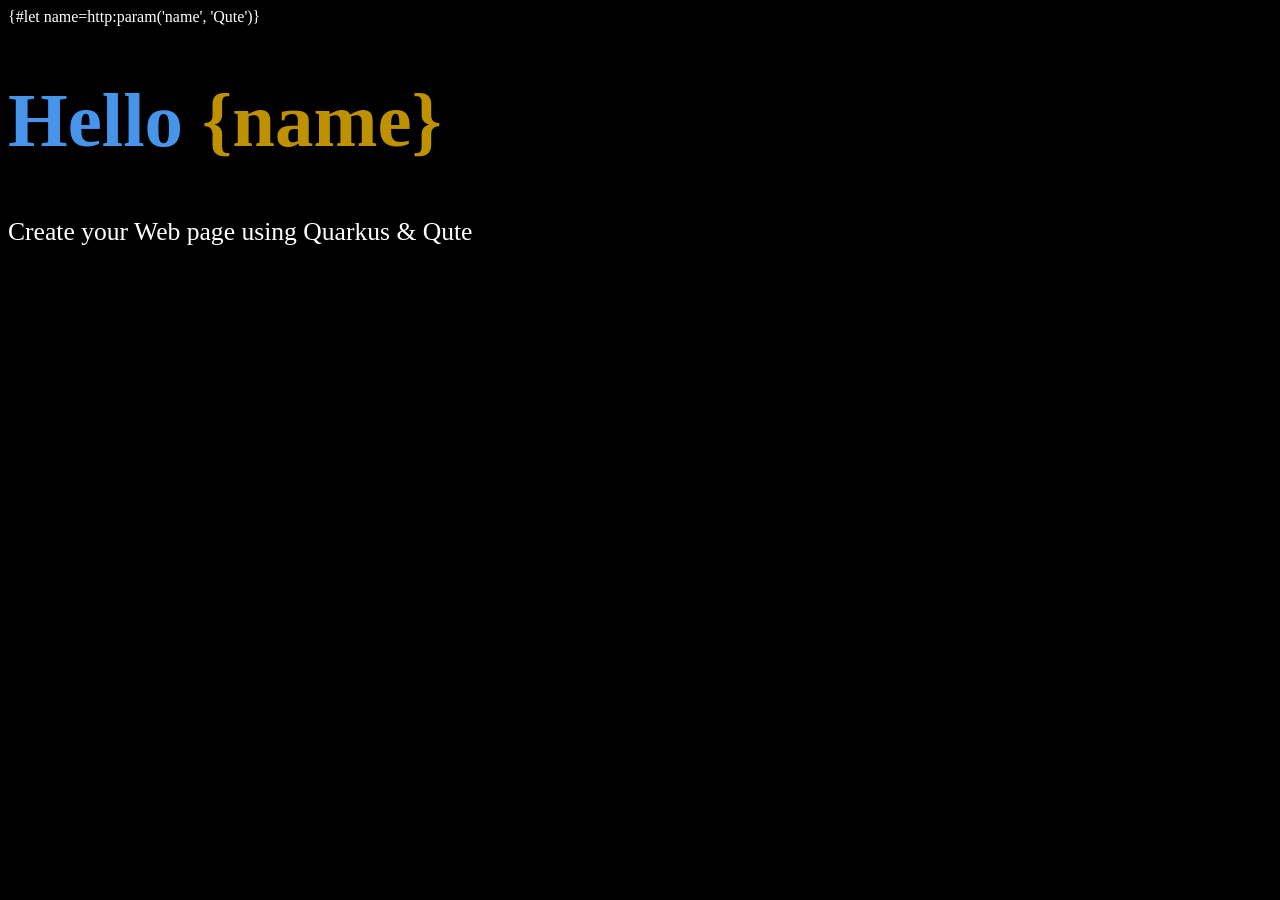
<file: src/main/resources/templates/pub/some-page.html>
{#let name=http:param('name', 'Qute')}
<!DOCTYPE html>
<html>
<head>
    <meta charset="UTF-8">
    <title>Hello {name}</title>
    <style>
        body {
            background-color: #000;
            color: #fff;
        }
        h1 {
            color: #4695EB;
            font-size: 6vw;
        }

        h1 b {
            color: #be9100;
        }

        p {
            font-size: 2vw;
        }
    </style>
</head>
<body>
<h1>Hello <b>{name}</b></h1>

<p>Create your Web page using Quarkus & Qute</p>
</body>
</html>
</file>
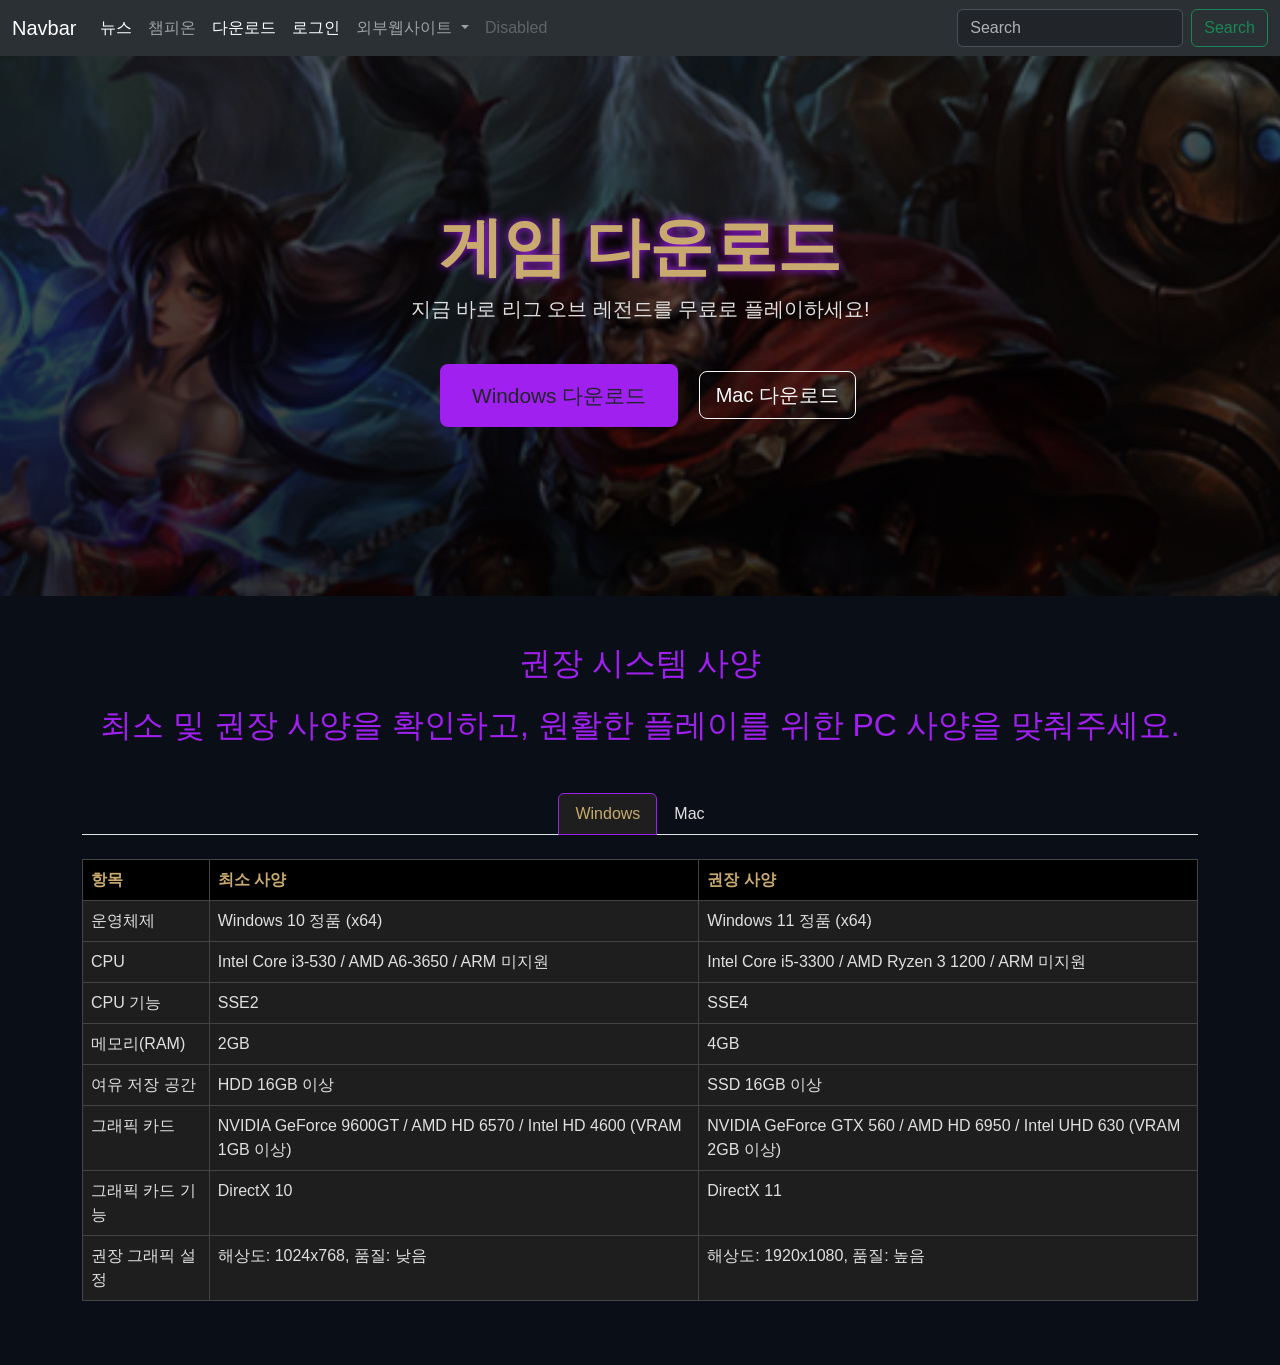
<file: src/main/resources/META-INF/resources/main_page_sub/download.html>
<!DOCTYPE html>
<html lang="ko">
<head>
    <meta charset="UTF-8">
    <meta name="viewport" content="width=device-width, initial-scale=1.0">
    <title>League of Legends - 메인 페이지</title>
    <!-- Bootstrap 5 CDN -->
    <link href="https://cdn.jsdelivr.net/npm/bootstrap@5.3.0/dist/css/bootstrap.min.css" rel="stylesheet">
    <script src="https://cdn.jsdelivr.net/npm/bootstrap@5.3.0/dist/js/bootstrap.bundle.min.js"></script>
    <!-- 커스텀 스타일 (LOL 테마 + 챔피언 호버 효과) -->
    <style>
        body { background-color: #0a0e17; color: #fff; font-family: 'Arial', sans-serif; }
        .navbar { background-color: #000; }
        .hero { background: linear-gradient(to bottom, #1e1e1e, #0a0e17); min-height: 60vh; }
        .accent-purple { color: #a020f0; }
        .accent-red { color: #ff0000; }
        .card { background-color: #1e1e1e; border: none; transition: transform 0.3s, box-shadow 0.3s; }
        .card:hover { transform: scale(1.05); box-shadow: 0 10px 20px rgba(160, 32, 240, 0.5); }
        .card-img-top { height: 200px; object-fit: cover; border-radius: 10px 10px 0 0; }
        .btn-primary { background-color: #a020f0; border: none; }
        .btn-primary:hover { background-color: #800080; }
    </style>
    <link rel="stylesheet" href="../css/download.css">
</head>
<body>

    <!-- 헤더 (Navbar) -->
    <!-- <nav class="navbar navbar-expand-lg navbar-dark">
        <div class="container-fluid">
            <a class="navbar-brand" href="http://localhost:8080/index.html">League of Legends</a>
            <button class="navbar-toggler" type="button" data-bs-toggle="collapse" data-bs-target="#navbarNav" aria-controls="navbarNav" aria-expanded="false" aria-label="Toggle navigation">
                <span class="navbar-toggler-icon"></span>
            </button>
            <div class="collapse navbar-collapse" id="navbarNav">
                <ul class="navbar-nav ms-auto">
                    <li class="nav-item"><a class="nav-link" href="#">뉴스</a></li>
                    <li class="nav-item"><a class="nav-link" href="#">챔피언</a></li>
                    <li class="nav-item"><a class="nav-link" href="#">다운로드</a></li>
                    <li class="nav-item"><a class="nav-link" href="#">로그인</a></li>
                    <li class="nav-item"><a class="nav-link" href="https://lol.ps/"target="_blank">외부웹사이트</a></li>
                </ul>
            </div>
        </div>
    </nav> -->
<nav class="navbar navbar-expand-lg bg-body-tertiary"data-bs-theme="dark">
<div class="container-fluid">
  <a class="navbar-brand" href="#">Navbar</a>
  <button class="navbar-toggler" type="button" data-bs-toggle="collapse" data-bs-target="#navbarSupportedContent" aria-controls="navbarSupportedContent" aria-expanded="false" aria-label="Toggle navigation">
    <span class="navbar-toggler-icon"></span>
  </button>
  <div class="collapse navbar-collapse" id="navbarSupportedContent">
    <ul class="navbar-nav me-auto mb-2 mb-lg-0">
      <li class="nav-item">
        <a class="nav-link active" aria-current="page" href="#">뉴스</a>
      </li>
      <li class="nav-item">
        <a class="nav-link" href="#">챔피온</a>
      </li>
      <li class="nav-item">
        <a class="nav-link active" aria-current="page" href="main_page_sub/download.html">다운로드</a>
      </li>
      <li class="nav-item">
        <a class="nav-link active" aria-current="page" href="#">로그인</a>
      </li>
      <li class="nav-item dropdown">
        <a class="nav-link dropdown-toggle" href="#" role="button" data-bs-toggle="dropdown" aria-expanded="false">
          외부웹사이트
        </a>
        <ul class="dropdown-menu">
          <li><a class="dropdown-item" href="https://lol.ps/"target="_blank">롤전적</a></li>
          <li><a class="dropdown-item" href="#">불법사이트</a></li>
          <li><hr class="dropdown-divider"></li>
          <li><a class="dropdown-item" href="#">외부웹</a></li>
        </ul>
      </li>
      <li class="nav-item">
        <a class="nav-link disabled" aria-disabled="true">Disabled</a>
      </li>
    </ul>
    <form class="d-flex" role="search">
      <input class="form-control me-2" type="search" placeholder="Search" aria-label="Search" />
      <button class="btn btn-outline-success" type="submit">Search</button>
    </form>
  </div>
</div>
</nav>

    <!-- 히어로 배너 (공식 페이지 스타일) -->
    <section class="hero">
        <div class="container">
            <h1>게임 다운로드</h1>
             <p class="lead mb-4">지금 바로 리그 오브 레전드를 무료로 플레이하세요!</p>
             <a href="../pds/lll.exe" class="btn btn-download btn-lg" target="_blank">Windows 다운로드</a>
            <a href="#" class="btn btn-outline-light btn-lg" target="_blank">Mac 다운로드</a>
    </div>
    </section>
    <!-- 시스템 사양 섹션 -->
    <section class="container my-5">
        <h2 class="text-center mb-4 accent-purple">권장 시스템 사양</h2>
        <h2 class="text-center mb-5 accent-purple">최소 및 권장 사양을 확인하고, 원활한 플레이를 위한 PC 사양을 맞춰주세요.</h2>

        <!-- 탭: Windows / Mac (첨부 이미지처럼) -->
        <ul class="nav nav-tabs justify-content-center mb-4" id="osTabs" role="tablist">
            <li class="nav-item" role="presentation">
                <button class="nav-link active" id="windows-tab" data-bs-toggle="tab" data-bs-target="#windows" type="button" role="tab">Windows</button>
            </li>
            <li class="nav-item" role="presentation">
                <button class="nav-link" id="mac-tab" data-bs-toggle="tab" data-bs-target="#mac" type="button" role="tab">Mac</button>
            </li>
        </ul>

        <div class="tab-content">
            <!-- Windows 탭 -->
            <div class="tab-pane fade show active" id="windows" role="tabpanel">
                <div class="table-responsive">
                    <table class="table table-bordered table-hover">
                        <thead>
                            <tr>
                                <th>항목</th>
                                <th>최소 사양</th>
                                <th>권장 사양</th>
                            </tr>
                        </thead>
                        <tbody>
                            <tr><td>운영체제</td><td>Windows 10 정품 (x64)</td><td>Windows 11 정품 (x64)</td></tr>
                            <tr><td>CPU</td><td>Intel Core i3-530 / AMD A6-3650 / ARM 미지원</td><td>Intel Core i5-3300 / AMD Ryzen 3 1200 / ARM 미지원</td></tr>
                            <tr><td>CPU 기능</td><td>SSE2</td><td>SSE4</td></tr>
                            <tr><td>메모리(RAM)</td><td>2GB</td><td>4GB</td></tr>
                            <tr><td>여유 저장 공간</td><td>HDD 16GB 이상</td><td>SSD 16GB 이상</td></tr>
                            <tr><td>그래픽 카드</td><td>NVIDIA GeForce 9600GT / AMD HD 6570 / Intel HD 4600 (VRAM 1GB 이상)</td><td>NVIDIA GeForce GTX 560 / AMD HD 6950 / Intel UHD 630 (VRAM 2GB 이상)</td></tr>
                            <tr><td>그래픽 카드 기능</td><td>DirectX 10</td><td>DirectX 11</td></tr>
                            <tr><td>권장 그래픽 설정</td><td>해상도: 1024x768, 품질: 낮음</td><td>해상도: 1920x1080, 품질: 높음</td></tr>
                        </tbody>
                    </table>
                </div>
            </div>

            <!-- Mac 탭 (실제 사양 기반, 간단히 예시) -->
            <div class="tab-pane fade" id="mac" role="tabpanel">
                <div class="table-responsive">
                    <table class="table table-bordered table-hover">
                        <thead>
                            <tr>
                                <th>항목</th>
                                <th>최소 사양</th>
                                <th>권장 사양</th>
                            </tr>
                        </thead>
                        <tbody>
                            <tr><td>운영체제</td><td>macOS 10.15 이상</td><td>macOS 13 Ventura 이상</td></tr>
                            <tr><td>CPU</td><td>Intel Core i5 또는 Apple M1</td><td>Apple M2 이상</td></tr>
                            <tr><td>메모리(RAM)</td><td>4GB</td><td>8GB 이상</td></tr>
                            <tr><td>여유 저장 공간</td><td>SSD 16GB 이상</td><td>SSD 30GB 이상</td></tr>
                            <tr><td>그래픽</td><td>Metal 지원 GPU</td><td>Metal 2 지원 GPU</td></tr>
                        </tbody>
                    </table>
                </div>
            </div>
        </div>
    </section>
</body>
</html>
</file>
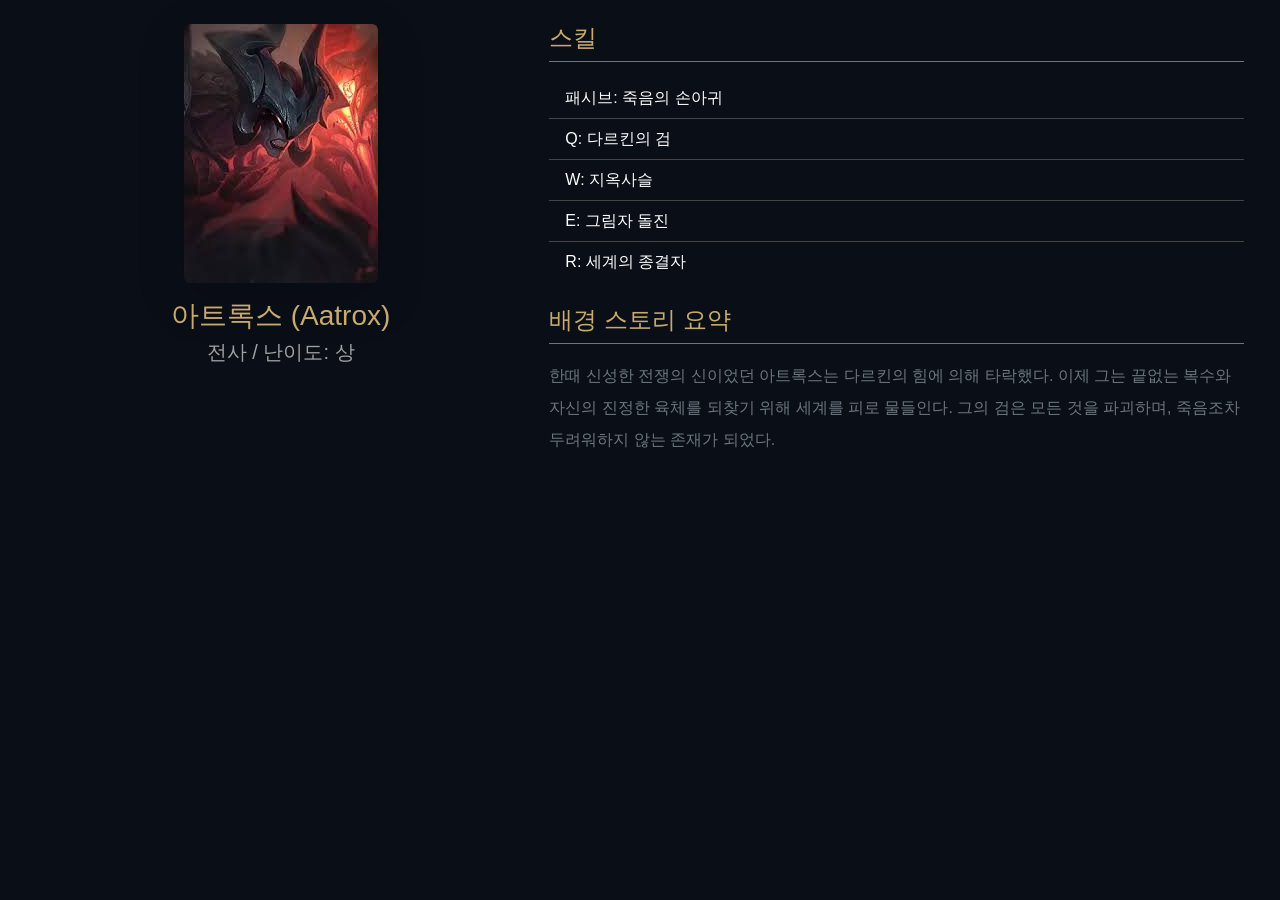
<file: src/main/resources/META-INF/resources/modals/Aatrox.html>
<!DOCTYPE html>
<html lang="ko">
<head>
  <meta charset="UTF-8">
  <meta name="viewport" content="width=device-width, initial-scale=1.0">
  <title>아트록스 상세</title>
  
  <!-- Bootstrap 5 CSS (index.html과 동일하게 연동) -->
  <link href="https://cdn.jsdelivr.net/npm/bootstrap@5.3.3/dist/css/bootstrap.min.css" rel="stylesheet" integrity="sha384-QWTKZyjpPEjISv5WaRU9OFeRpok6YctnYmDr5pNlyT2bRjXh0JMhjY6hW+ALEwIH" crossorigin="anonymous">
  
  <!-- LOL 스타일 맞추기 위한 간단 커스텀 (필요 시 resources/css/custom.css로 이동) -->
  <style>
    body {
      background-color: #0a0e17;
      color: white;
      padding: 1.5rem;
      font-family: 'Segoe UI', sans-serif;
    }
    h3, h4 {
      color: #c8aa6e; /* LOL 골드 톤 */
    }
    .text-muted {
      color: #a0a0a0 !important;
    }
    .list-group-item {
      background: transparent;
      border-color: #444;
      color: white;
    }
  </style>
</head>
<body>

  <div class="container-fluid">
    <div class="row g-4">
      
      <!-- 왼쪽: 이미지 + 기본 정보 -->
      <div class="col-lg-5 text-center">
        <img src="../images/a1.jpeg" class="img-fluid rounded shadow-lg" alt="아트록스" style="max-height: 480px; object-fit: contain;">
        <div class="mt-3">
          <h3 class="mb-1">아트록스 (Aatrox)</h3>
          <p class="text-muted fs-5">전사 / 난이도: 상</p>
        </div>
      </div>
      
      <!-- 오른쪽: 스킬 + 스토리 -->
      <div class="col-lg-7">
        <h4 class="border-bottom border-secondary pb-2 mb-3">스킬</h4>
        <ul class="list-group list-group-flush mb-4">
          <li class="list-group-item">패시브: 죽음의 손아귀</li>
          <li class="list-group-item">Q: 다르킨의 검</li>
          <li class="list-group-item">W: 지옥사슬</li>
          <li class="list-group-item">E: 그림자 돌진</li>
          <li class="list-group-item">R: 세계의 종결자</li>
        </ul>

        <h4 class="border-bottom border-secondary pb-2 mb-3">배경 스토리 요약</h4>
        <p class="text-secondary lh-lg">
          한때 신성한 전쟁의 신이었던 아트록스는 다르킨의 힘에 의해 타락했다. 
          이제 그는 끝없는 복수와 자신의 진정한 육체를 되찾기 위해 세계를 피로 물들인다. 
          그의 검은 모든 것을 파괴하며, 죽음조차 두려워하지 않는 존재가 되었다.
        </p>
      </div>
      
    </div>
  </div>

</body>
</html>
</file>
<file: src/main/resources/META-INF/resources/css/download.css>
body { 
    background-color: #0a0e17; 
    color: #e0e0e0; 
    font-family: 'Segoe UI', Arial, sans-serif; 
}

.hero {
    background: linear-gradient(rgba(0,0,0,0.6), rgba(0,0,0,0.8)), 
                url('../images/down.jpg') center/cover no-repeat;
    min-height: 60vh;
    display: flex;
    align-items: center;
    justify-content: center;
    text-align: center;
    padding: 2rem;
}

.hero h1 { 
    font-size: 4rem; 
    font-weight: bold; 
    color: #c8aa6e;          /* LOL 골드 톤 */
    text-shadow: 0 0 10px #a020f0;
}

.btn-download {
    background-color: #a020f0;
    border: none;
    font-size: 1.3rem;
    padding: 1rem 2rem;
    margin: 1rem;
}

.btn-download:hover { 
    background-color: #800080; 
}

.nav-tabs .nav-link { 
    color: #e0e0e0; 
}

.nav-tabs .nav-link.active { 
    background-color: #1e1e1e; 
    color: #c8aa6e; 
    border-color: #a020f0; 
}

.table { 
    --bs-table-bg: #1e1e1e; 
    --bs-table-color: #e0e0e0; 
    --bs-table-border-color: #444;
}

.table th { 
    background-color: #000; 
    color: #c8aa6e; 
}

.card { 
    background-color: #1e1e1e; 
    border: 1px solid #444; 
}

.accent-purple { 
    color: #a020f0; 
}
</file>
